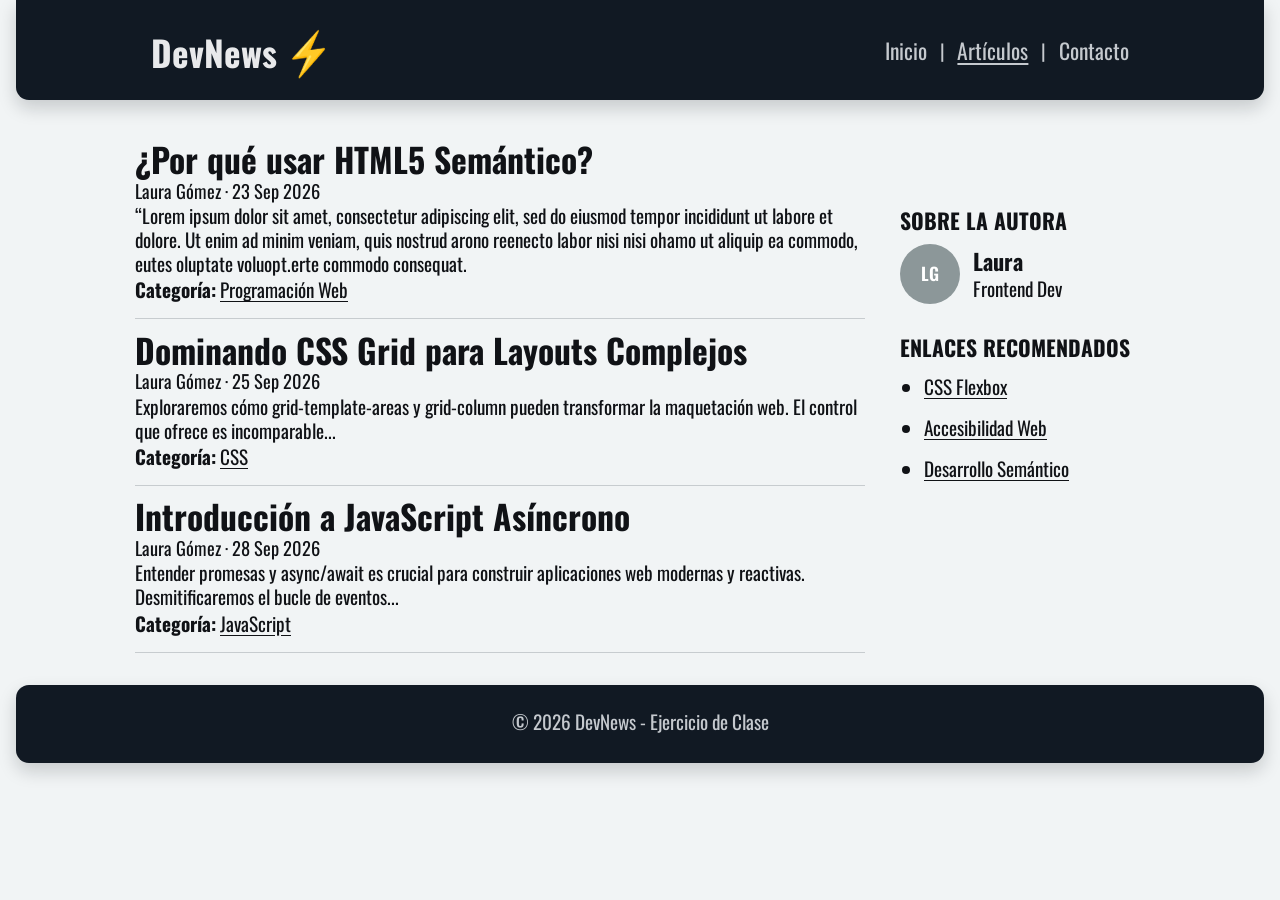
<file: DevNews/index.html>
<!DOCTYPE html>
<html lang="es">
<head>
    <!-- Configuración básica de la página y enlace con la hoja de estilos. -->
    <meta charset="UTF-8">
    <meta name="viewport" content="width=device-width, initial-scale=1.0">
    <meta name="description" content="DevNews, noticias y artículos sobre desarrollo web.">
    <title>DevNews | Artículos de desarrollo web</title>
    <link rel="stylesheet" href="styles.css">
</head>
<body>
    <!-- Cabecera: contiene la identidad del sitio y el menú principal. -->
    <header class="site-header">
        <a class="brand" href="index.html" aria-label="DevNews, página de inicio">
            <span>DevNews</span><span class="brand-mark" aria-hidden="true">⚡</span>
        </a>
        <!-- Navegación principal con enlaces a las zonas importantes de la página. -->
        <nav aria-label="Navegación principal">
            <a href="index.html">Inicio</a>
            <span aria-hidden="true">|</span>
            <a class="active" href="#articulos" aria-current="page">Artículos</a>
            <span aria-hidden="true">|</span>
            <a href="#contacto">Contacto</a>
        </nav>
    </header>

    <!-- Contenido principal: artículos a la izquierda y barra lateral a la derecha. -->
    <main>
        <!-- Lista de noticias o artículos publicados. -->
        <section class="articles" id="articulos" aria-labelledby="articles-title">
            <h1 id="articles-title" class="visually-hidden">Artículos de desarrollo web</h1>
            <!-- Primer artículo del sitio. -->
            <article>
                <h2>¿Por qué usar HTML5 Semántico?</h2>
                <p class="metadata">Laura Gómez · 23 Sep 2026</p>
                <p>“Lorem ipsum dolor sit amet, consectetur adipiscing elit, sed do eiusmod tempor incididunt ut labore et dolore. Ut enim ad minim veniam, quis nostrud arono reenecto labor nisi nisi ohamo ut aliquip ea commodo, eutes oluptate voluopt.erte commodo consequat.</p>
                <p class="category"><strong>Categoría:</strong> <a href="#programacion-web">Programación Web</a></p>
            </article>

            <!-- Segundo artículo del sitio. -->
            <article>
                <h2>Dominando CSS Grid para Layouts Complejos</h2>
                <p class="metadata">Laura Gómez · 25 Sep 2026</p>
                <p>Exploraremos cómo grid-template-areas y grid-column pueden transformar la maquetación web. El control que ofrece es incomparable...</p>
                <p class="category"><strong>Categoría:</strong> <a href="#css">CSS</a></p>
            </article>

            <!-- Tercer artículo del sitio. -->
            <article>
                <h2>Introducción a JavaScript Asíncrono</h2>
                <p class="metadata">Laura Gómez · 28 Sep 2026</p>
                <p>Entender promesas y async/await es crucial para construir aplicaciones web modernas y reactivas. Desmitificaremos el bucle de eventos...</p>
                <p class="category"><strong>Categoría:</strong> <a href="#javascript">JavaScript</a></p>
            </article>
        </section>

        <!-- Información complementaria que acompaña a los artículos. -->
        <aside>
            <!-- Presentación breve de la autora. -->
            <section class="author" aria-labelledby="author-title">
                <h2 id="author-title">Sobre la autora</h2>
                <p class="author-details">
                    <span class="author-avatar" aria-hidden="true">LG</span>
                    <span><strong>Laura</strong><br>Frontend Dev</span>
                </p>
            </section>
            <!-- Enlaces relacionados recomendados para el lector. -->
            <section class="recommended" aria-labelledby="recommended-title">
                <h2 id="recommended-title">Enlaces recomendados</h2>
                <ul>
                    <li><a href="#flexbox">CSS Flexbox</a></li>
                    <li><a href="#accesibilidad">Accesibilidad Web</a></li>
                    <li><a href="#semantico">Desarrollo Semántico</a></li>
                </ul>
            </section>
        </aside>
    </main>

    <!-- Pie de página con la información de copyright. -->
    <footer id="contacto">
        <p>© 2026 DevNews - Ejercicio de Clase</p>
    </footer>
</body>
</html>
</file>
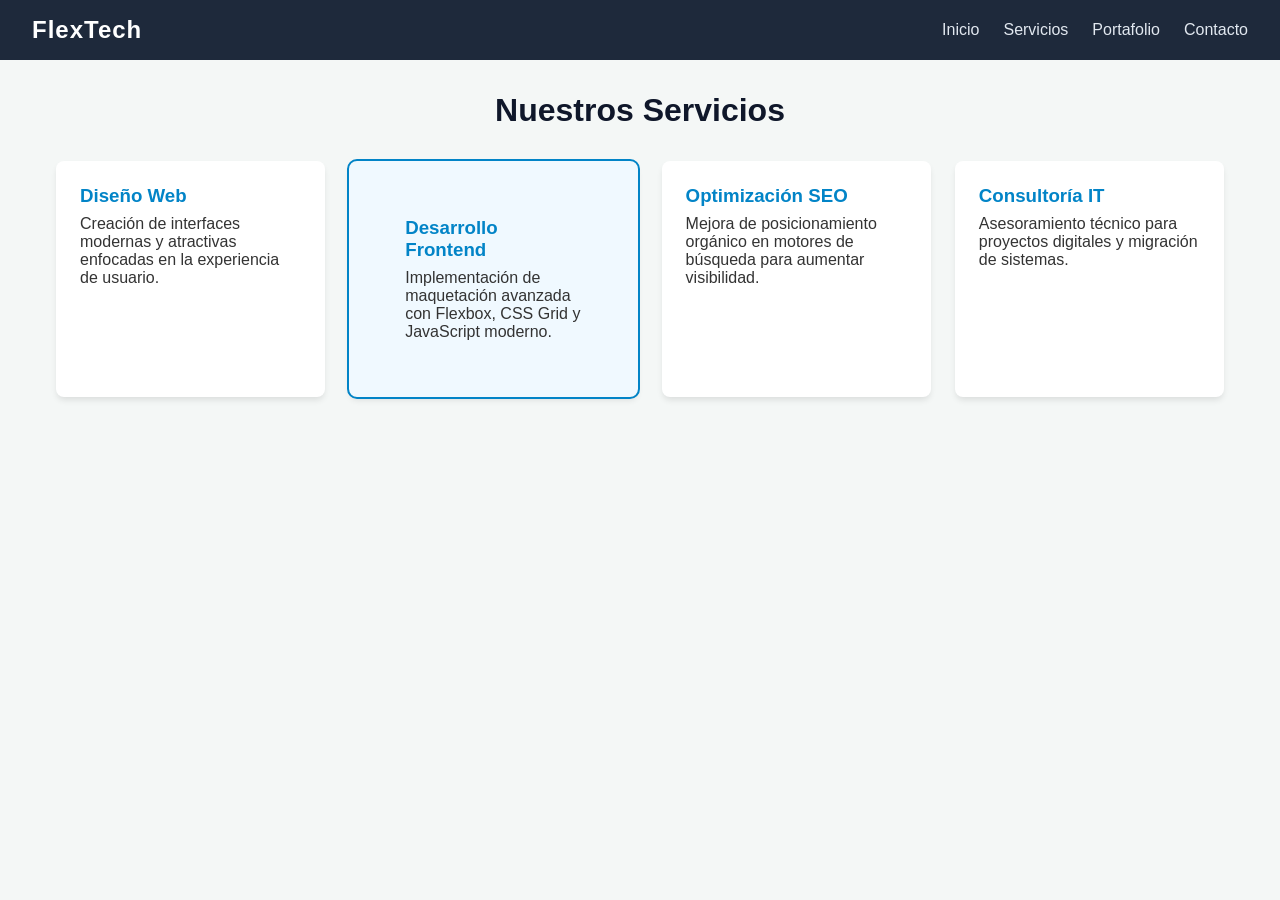
<file: Flexbox/index.html>
<!DOCTYPE html>
<html lang="es">
<head>
  <meta charset="UTF-8">
  <meta name="viewport" content="width=device-width, initial-scale=1.0">
  <title>Práctica Flexbox - Módulo Flexible</title>
  <link rel="stylesheet" href="styles.css">
</head>
<body>

  <!-- EJERCICIO 1: BARRA DE NAVEGACIÓN ADAPTABLE -->
  <header class="navbar">
    <div class="logo">FlexTech</div>
    <nav>
      <ul class="nav-links">
        <li><a href="#">Inicio</a></li>
        <li><a href="#">Servicios</a></li>
        <li><a href="#">Portafolio</a></li>
        <li><a href="#">Contacto</a></li>
      </ul>
    </nav>
  </header>

  <main class="content">
    <h1>Nuestros Servicios</h1>

    <!-- EJERCICIO 2: TARJETAS DE CONTENIDO (CARDS GRID) -->
    <section class="cards-container">
      
      <article class="card">
        <h3>Diseño Web</h3>
        <p>Creación de interfaces modernas y atractivas enfocadas en la experiencia de usuario.</p>
      </article>

      <!-- Tarjeta destacada usando flex-grow -->
      <article class="card card-featured">
        <h3>Desarrollo Frontend</h3>
        <p>Implementación de maquetación avanzada con Flexbox, CSS Grid y JavaScript moderno.</p>
      </article>

      <article class="card">
        <h3>Optimización SEO</h3>
        <p>Mejora de posicionamiento orgánico en motores de búsqueda para aumentar visibilidad.</p>
      </article>

      <article class="card">
        <h3>Consultoría IT</h3>
        <p>Asesoramiento técnico para proyectos digitales y migración de sistemas.</p>
      </article>

    </section>
  </main>

</body>
</html>
</file>
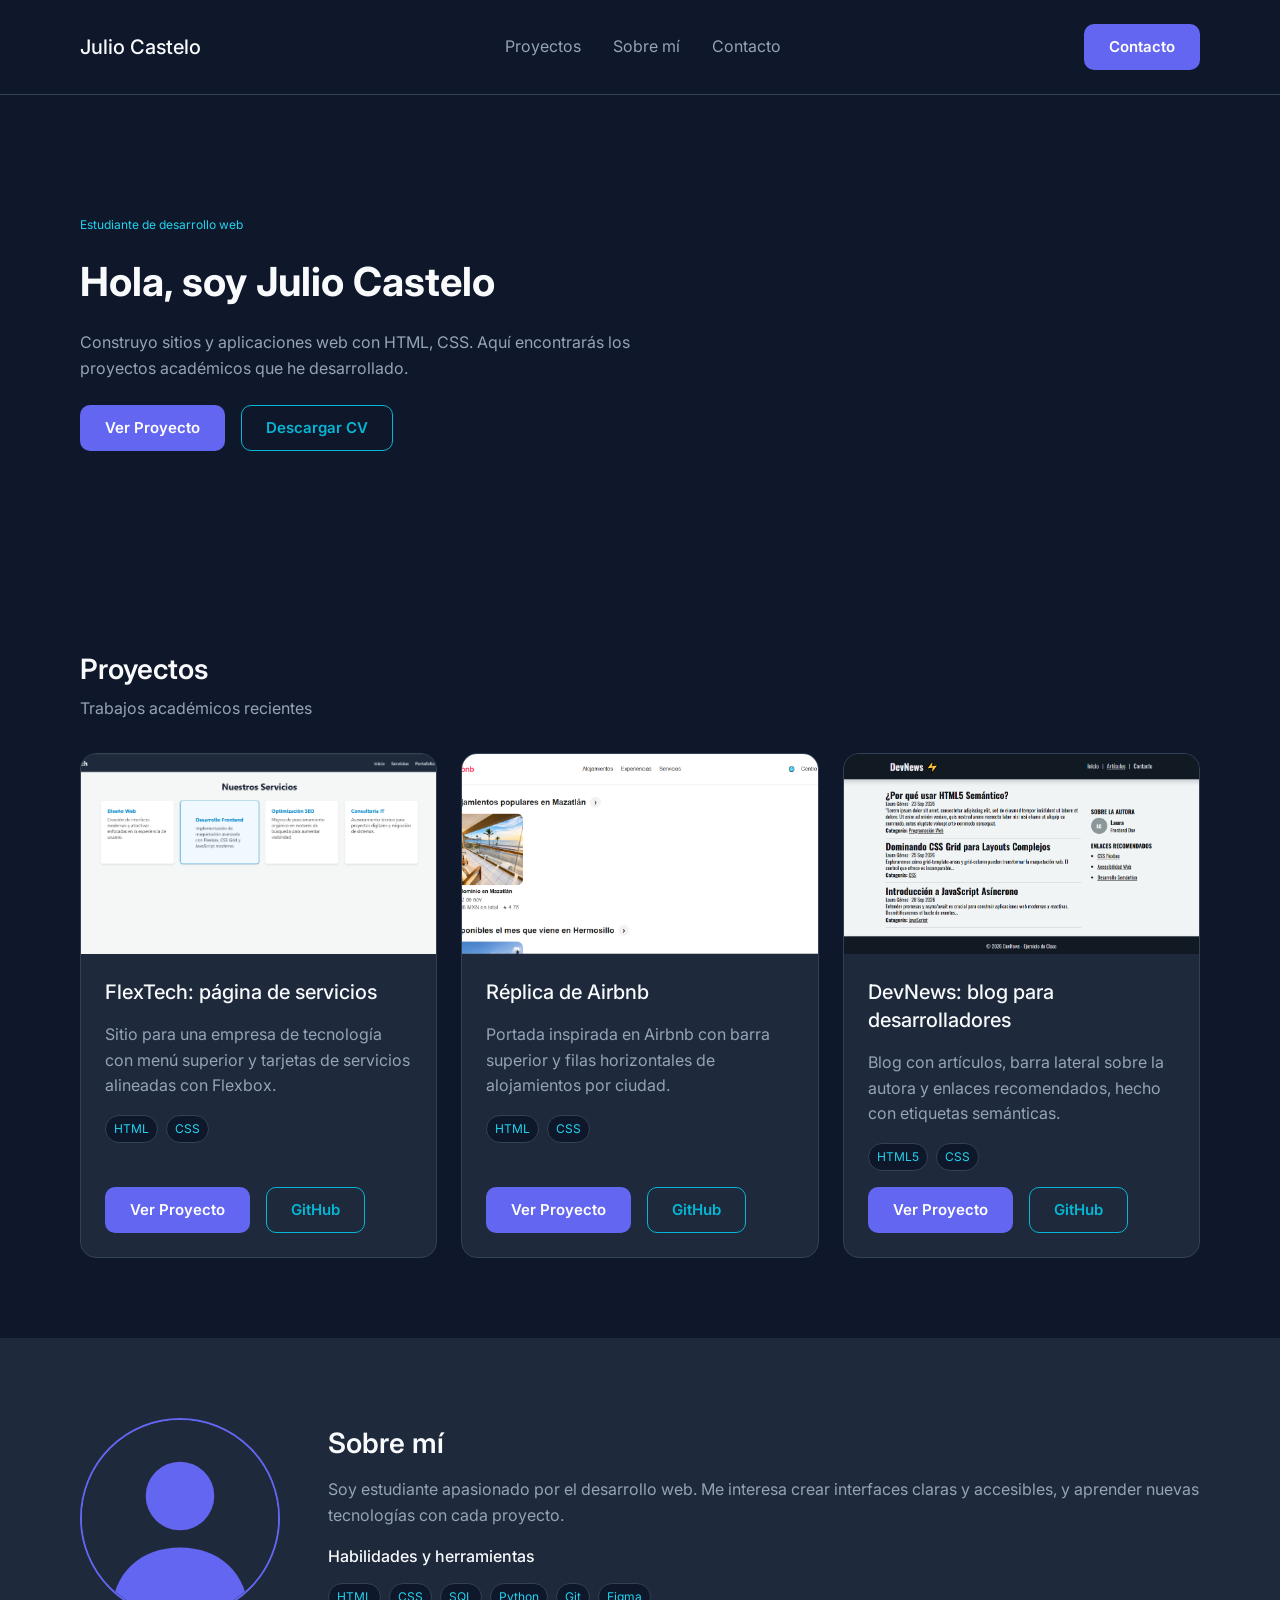
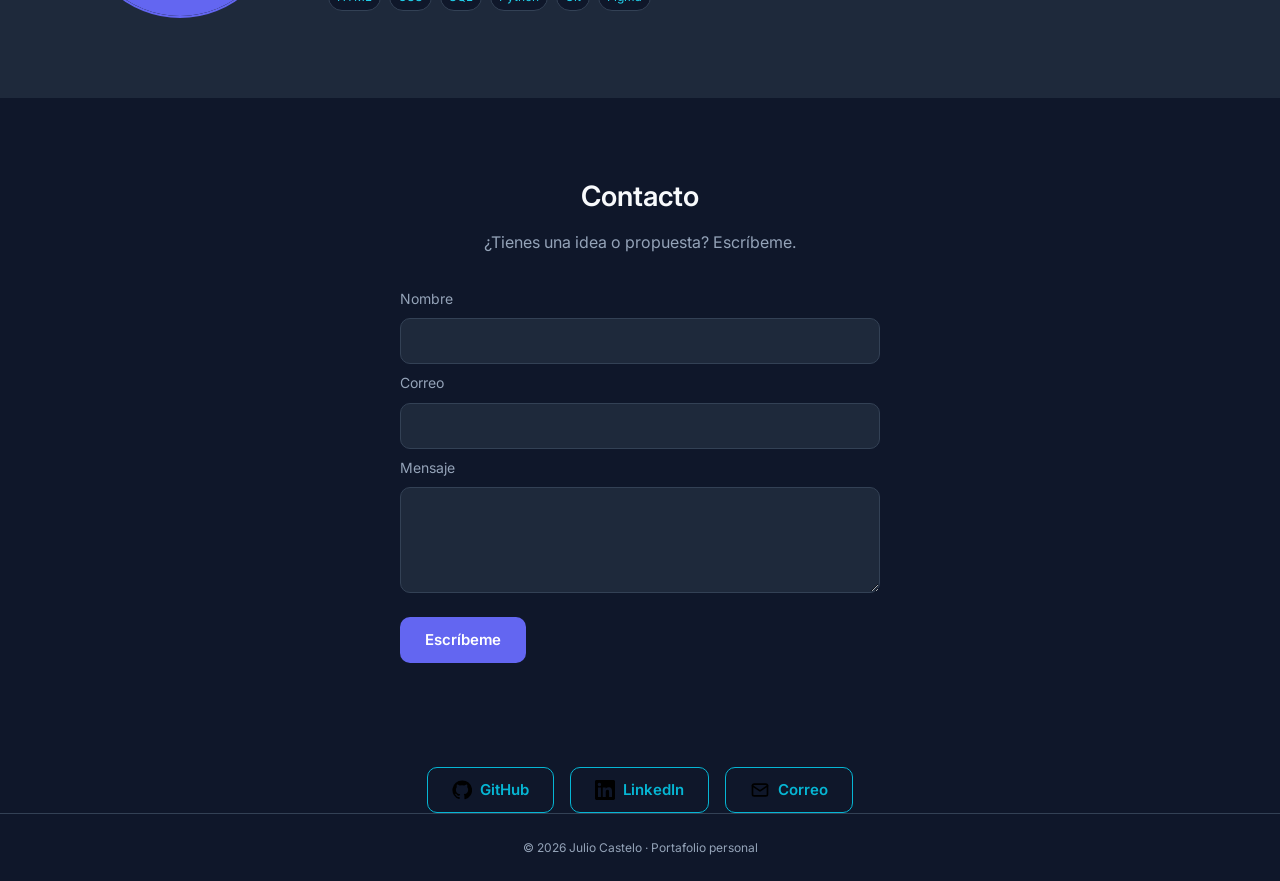
<file: portafolio-personal/index.html>
<!DOCTYPE html>
<html lang="es">
<head>
  <meta charset="UTF-8">
  <meta name="viewport" content="width=device-width, initial-scale=1.0">
  <meta name="description" content="Portafolio personal de Julio Castelo: proyectos académicos de desarrollo web.">
  <title>Julio Castelo | Portafolio personal</title>
  <link rel="preconnect" href="https://fonts.googleapis.com">
  <link rel="preconnect" href="https://fonts.gstatic.com" crossorigin>
  <link href="https://fonts.googleapis.com/css2?family=Inter:wght@400;500;600;700&display=swap" rel="stylesheet">
  <link rel="stylesheet" href="css/styles.css">
</head>
<body>
  <header class="site-header">
    <nav class="navbar container" aria-label="Navegación principal">
      <a class="logo" href="#inicio">Julio Castelo</a>
      <ul class="nav-links">
        <li><a href="#proyectos">Proyectos</a></li>
        <li><a href="#sobre-mi">Sobre mí</a></li>
        <li><a href="#contacto">Contacto</a></li>
      </ul>
      <a class="btn btn-primary" href="#contacto">Contacto</a>
    </nav>
  </header>

  <main>
    <section id="inicio" class="hero container" aria-labelledby="hero-title">
      <p class="caption accent">Estudiante de desarrollo web</p>
      <h1 id="hero-title">Hola, soy Julio Castelo</h1>
      <p class="hero-text">Construyo sitios y aplicaciones web con HTML, CSS. Aquí encontrarás los proyectos académicos que he desarrollado.</p>
      <div class="actions">
        <a class="btn btn-primary" href="#proyectos">Ver Proyecto</a>
        <a class="btn btn-secondary" href="assets/cv.pdf" download>Descargar CV</a>
      </div>
    </section>

    <section id="proyectos" class="section container" aria-labelledby="proyectos-title">
      <header class="section-head">
        <h2 id="proyectos-title">Proyectos</h2>
        <p class="muted">Trabajos académicos recientes</p>
      </header>
      <div class="projects-grid">
        <article class="card">
          <img src="assets/img/proyecto-flextech.png" alt="Captura de la página FlexTech con una barra de navegación oscura y cuatro tarjetas de servicios" width="1280" height="720">
          <div class="card-body">
            <h3>FlexTech: página de servicios</h3>
            <p class="muted">Sitio para una empresa de tecnología con menú superior y tarjetas de servicios alineadas con Flexbox.</p>
            <ul class="badges" aria-label="Tecnologías utilizadas"><li>HTML</li><li>CSS</li></ul>
            <div class="actions">
              <a class="btn btn-primary" href="#">Ver Proyecto</a>
              <a class="btn btn-secondary" href="https://github.com/YaelCastelo/Aplicaciones_Web2026.git" target="_blank" rel="noopener">GitHub</a>
            </div>
          </div>
        </article>
        <article class="card">
          <img src="assets/img/proyecto-airbnb.png" alt="Captura de la réplica de Airbnb con alojamientos populares en Mazatlán" width="1280" height="720">
          <div class="card-body">
            <h3>Réplica de Airbnb</h3>
            <p class="muted">Portada inspirada en Airbnb con barra superior y filas horizontales de alojamientos por ciudad.</p>
            <ul class="badges" aria-label="Tecnologías utilizadas"><li>HTML</li><li>CSS</li></ul>
            <div class="actions">
              <a class="btn btn-primary" href="#">Ver Proyecto</a>
              <a class="btn btn-secondary" href="https://github.com/YaelCastelo/Aplicaciones_Web2026.git" target="_blank" rel="noopener">GitHub</a>
            </div>
          </div>
        </article>
        <article class="card">
          <img src="assets/img/proyecto-devnews.png" alt="Captura del blog DevNews con lista de artículos y barra lateral de la autora" width="1280" height="720">
          <div class="card-body">
            <h3>DevNews: blog para desarrolladores</h3>
            <p class="muted">Blog con artículos, barra lateral sobre la autora y enlaces recomendados, hecho con etiquetas semánticas.</p>
            <ul class="badges" aria-label="Tecnologías utilizadas"><li>HTML5</li><li>CSS</li></ul>
            <div class="actions">
              <a class="btn btn-primary" href="#">Ver Proyecto</a>
              <a class="btn btn-secondary" href="https://github.com/YaelCastelo/Aplicaciones_Web2026.git" target="_blank" rel="noopener">GitHub</a>
            </div>
          </div>
        </article>
      </div>
    </section>

    <section id="sobre-mi" class="about" aria-labelledby="sobre-title">
      <div class="about-inner container">
        <img class="avatar" src="assets/img/perfil.svg" alt="Foto de perfil de Julio Castelo" width="200" height="200">
        <div>
          <h2 id="sobre-title">Sobre mí</h2>
          <p class="muted">Soy estudiante apasionado por el desarrollo web. Me interesa crear interfaces claras y accesibles, y aprender nuevas tecnologías con cada proyecto.</p>
          <h3 class="skills-title">Habilidades y herramientas</h3>
          <ul class="badges" aria-label="Habilidades"><li>HTML</li><li>CSS</li><li>SQL</li><li>Python</li><li>Git</li><li>Figma</li></ul>
        </div>
      </div>
    </section>

    <section id="contacto" class="section container contact" aria-labelledby="contacto-title">
      <h2 id="contacto-title">Contacto</h2>
      <p class="muted">¿Tienes una idea o propuesta? Escríbeme.</p>
      
      <form class="contact-form" id="contactForm" onsubmit="enviarAGmail(event)">
        <label for="nombre">Nombre</label>
        <input id="nombre" name="nombre" type="text" autocomplete="name" required>
        
        <label for="correo">Correo</label>
        <input id="correo" name="correo" type="email" autocomplete="email" required>
        
        <label for="mensaje">Mensaje</label>
        <textarea id="mensaje" name="mensaje" rows="4" required></textarea>
        
        <button class="btn btn-primary" type="submit">Escríbeme</button>
      </form>
    </section>

    <script>
    function enviarAGmail(event) {
      // Evita que el formulario recargue la página
      event.preventDefault();

      // Correo de destino
      const correoDestino = "julio.castelo270254@potros.itson.edu.mx";

      // Obtenemos lo que escribió el usuario en los campos
      const nombre = document.getElementById("nombre").value;
      const correo = document.getElementById("correo").value;
      const mensaje = document.getElementById("mensaje").value;

      // Formateamos el asunto y el mensaje
      const asunto = encodeURIComponent(`Nuevo mensaje de contacto de ${nombre}`);
      const cuerpo = encodeURIComponent(`Nombre: ${nombre}\nCorreo de contacto: ${correo}\n\nMensaje:\n${mensaje}`);

      // URL para redactar directamente en la interfaz web de Gmail
      const gmailUrl = `https://mail.google.com/mail/?view=cm&fs=1&to=${correoDestino}&su=${asunto}&body=${cuerpo}`;

      // Abre Gmail en una nueva pestaña
      window.open(gmailUrl, '_blank');
    }
    </script>
      <ul class="social">
        <li><a class="btn btn-secondary" href="https://github.com/YaelCastelo/Aplicaciones_Web2026.git" target="_blank" rel="noopener"><img src="assets/icons/github.svg" alt="" width="20" height="20">GitHub</a></li>
        <li><a class="btn btn-secondary" href="https://www.linkedin.com/" target="_blank" rel="noopener"><img src="assets/icons/linkedin.svg" alt="" width="20" height="20">LinkedIn</a></li>
        <li>
          <a class="btn btn-secondary" href="https://mail.google.com/mail/?view=cm&fs=1&to=julio.castelo270254@potros.itson.edu.mx" target="_blank" rel="noopener noreferrer">
            <img src="assets/icons/mail.svg" alt="" width="20" height="20"> Correo
          </a>
        </li>
      </ul>
    </section>
  </main>

  <footer class="site-footer">
    <p class="caption muted">© 2026 Julio Castelo · Portafolio personal</p>
  </footer>
</body>
</html>
</file>
<file: DevNews/styles.css>
@import url('https://fonts.googleapis.com/css2?family=Oswald:wght@400;500;600;700&display=swap');

/* Colores reutilizables de toda la página. */
:root {
	--ink: #101216;
	--paper: #f1f4f5;
	--navy: #111923;
	--muted: #c5c9ce;
	--line: #c7cccf;
	--accent: #f6bc4c;
}

/* Hace que el tamaño final de los elementos incluya padding y borde. */
* {
	box-sizing: border-box;
}

/* Desplazamiento suave al navegar mediante enlaces internos. */
html {
	scroll-behavior: smooth;
}

/* Estilos generales del documento. */
body {
	min-height: 100vh;
	margin: 0;
	background: var(--paper);
	color: var(--ink);
	font-family: 'Oswald', sans-serif;
	font-size: 1.2rem;
}

/* Apariencia compartida por la cabecera y el pie de página. */
.site-header,
footer {
	width: calc(100% - 2rem);
	margin: 0 auto;
	background: var(--navy);
	color: var(--muted);
	box-shadow: 0 8px 18px rgb(10 15 20 / 18%);
}

/* Distribuye la marca y el menú horizontalmente. */
.site-header {
	min-height: 100px;
	padding: 1.25rem max(2rem, calc((100% - 1010px) / 2));
	border-radius: 0 0 13px 13px;
	display: flex;
	align-items: center;
	justify-content: space-between;
	gap: 2rem;
}

/* Nombre y logotipo textual de DevNews. */
.brand {
	color: #e8e9eb;
	font-size: 2.2rem;
	font-weight: 700;
	text-decoration: none;
}

/* Rayo decorativo situado junto al nombre del sitio. */
.brand-mark {
	display: inline-block;
	margin-left: .4rem;
	color: var(--accent);
	font-size: 2.5rem;
	transform: rotate(-8deg);
}

/* Menú de navegación construido con Flexbox. */
nav {
	display: flex;
	align-items: center;
	gap: .8rem;
}

/* Estilo base de todos los enlaces. */
a {
	color: inherit;
	text-underline-offset: .15em;
}

/* Enlaces específicos del menú principal. */
nav a {
	color: var(--muted);
	font-size: 1.35rem;
	text-decoration: none;
}

/* Subraya el enlace activo o aquel sobre el que está el cursor. */
nav a:hover,
nav a.active {
	text-decoration: underline;
}

/* Organiza el contenido principal en dos columnas con Flexbox. */
main {
	width: min(1010px, calc(100% - 4rem));
	margin: 2.5rem auto 2rem;
	display: flex;
	align-items: flex-start;
	gap: 2.2rem;
}

/* La columna de artículos ocupa el espacio disponible. */
.articles {
	flex: 1 1 0;
	min-width: 0;
}

/* Cada noticia tiene una línea inferior para separarla de la siguiente. */
article {
	padding: 0 0 1rem;
	border-bottom: 1px solid var(--line);
}

/* Añade separación superior a partir del segundo artículo. */
article + article {
	padding-top: .7rem;
}

/* Reinicia el margen superior de los títulos y párrafos. */
h1,
h2,
p {
	margin-top: 0;
}

/* Título de cada noticia. */
article h2 {
	margin-bottom: 0;
	font-size: clamp(1.65rem, 3vw, 2.1rem);
	line-height: 1.15;
}

/* Texto descriptivo de cada noticia. */
article p {
	margin-bottom: .15rem;
	line-height: 1.25;
}

/* Texto que identifica autora y fecha. */
.metadata {
	font-size: 1.15rem;
}

/* Evita espacio adicional después de la categoría. */
.category {
	margin-bottom: 0;
}

/* Columna secundaria con información de la autora y enlaces. */
aside {
	flex: 0 1 245px;
	padding-top: 4.3rem;
}

/* Títulos de las secciones de la barra lateral. */
aside h2 {
	margin-bottom: .8rem;
	font-size: 1.35rem;
	line-height: 1.05;
	text-transform: uppercase;
}

/* Alinea la imagen/insignia y los datos de la autora. */
.author-details {
	display: flex;
	align-items: center;
	gap: .8rem;
	margin-bottom: 2rem;
	line-height: 1.35;
}

/* Destaca el nombre de la autora. */
.author-details strong {
	font-size: 1.4rem;
}

/* Avatar circular representado con las iniciales de la autora. */
.author-avatar {
	width: 60px;
	height: 60px;
	display: grid;
	place-items: center;
	flex: 0 0 60px;
	border-radius: 50%;
	background: #8c9799;
	color: #fff;
	font-size: 1.1rem;
	font-weight: 600;
}

/* Espaciado y sangría de la lista de enlaces recomendados. */
.recommended ul {
	margin: 0;
	padding-left: 1.5rem;
}

/* Separa verticalmente los elementos de la lista. */
.recommended li {
	margin-bottom: .75rem;
}

/* Pie de página con fondo oscuro, bordes redondeados y texto centrado. */
footer {
	min-height: 78px;
	padding: 1.4rem;
	border-radius: 13px;
	text-align: center;
}

/* El párrafo del pie no necesita margen adicional. */
footer p {
	margin: 0;
}

/* Oculta visualmente el título principal, pero lo conserva para lectores de pantalla. */
.visually-hidden {
	position: absolute;
	width: 1px;
	height: 1px;
	padding: 0;
	margin: -1px;
	overflow: hidden;
	clip: rect(0, 0, 0, 0);
	white-space: nowrap;
	border: 0;
}

/* Adaptaciones para pantallas pequeñas, como teléfonos. */
@media (max-width: 700px) {
	/* La cabecera pasa a ocupar varias filas. */
	.site-header {
		padding: 1rem 1.25rem;
		align-items: flex-start;
		flex-direction: column;
	}

	/* Reduce el tamaño de la marca en móviles. */
	.brand {
		font-size: 1.9rem;
	}

	/* El menú ocupa todo el ancho disponible. */
	nav {
		width: 100%;
		justify-content: space-between;
		gap: .45rem;
	}

	/* Reduce el tamaño de los enlaces del menú. */
	nav a {
		font-size: 1.1rem;
	}

	/* Las dos columnas se apilan verticalmente. */
	main {
		width: calc(100% - 2.5rem);
		margin-top: 1.7rem;
		flex-direction: column;
	}

	/* La barra lateral ocupa todo el ancho. */
	aside {
		width: 100%;
		padding-top: 0;
	}

	/* Ajusta el ancho y el texto del pie en móviles. */
	footer {
		width: calc(100% - 1.5rem);
		font-size: 1rem;
	}
}
</file>
<file: Flexbox/styles.css>
/* RESET BÁSICO Y ESTILOS GENERALES */
* {
  box-sizing: border-box;
  margin: 0;
  padding: 0;
}

body {
  font-family: 'Segoe UI', Tahoma, Geneva, Verdana, sans-serif;
  background-color: #f4f7f6;
  color: #333;
}

/* ===================================================
   EJERCICIO 1: BARRA DE NAVEGACIÓN (NAVBAR)
   =================================================== */
.navbar {
  /* Propiedades del Contenedor Flex */
  display: flex;
  justify-content: space-between; /* Logo a la izquierda, nav a la derecha */
  align-items: center;          /* Alineación vertical centrada */
  
  background-color: #1e293b;
  padding: 1rem 2rem;
  color: #ffffff;
}

.logo {
  font-size: 1.5rem;
  font-weight: bold;
  letter-spacing: 1px;
}

.nav-links {
  /* La lista también se convierte en contenedor flex horizontal */
  display: flex;
  list-style: none;
  gap: 1.5rem;                  /* Espaciado entre elementos */
}

.nav-links a {
  color: #e2e8f0;
  text-decoration: none;
  font-weight: 500;
  transition: color 0.3s ease;
}

.nav-links a:hover {
  color: #38bdf8;
}

/* ===================================================
   EJERCICIO 2: TARJETAS DE CONTENIDO (CARDS GRID)
   =================================================== */
.content {
  max-width: 1200px;
  margin: 2rem auto;
  padding: 0 1rem;
}

.content h1 {
  text-align: center;
  margin-bottom: 2rem;
  color: #0f172a;
}

.cards-container {
  /* Propiedades del Contenedor Flex */
  display: flex;
  flex-direction: row;          /* Organiza en filas por defecto */
  flex-wrap: wrap;              /* Permite que bajen de línea en pantallas pequeñas */
  gap: 1.5rem;                  /* Separa las tarjetas uniformemente */
  justify-content: center;
}

/* Propiedades Generales de los Ítems Flex (Tarjetas) */
.card {
  background-color: #ffffff;
  border-radius: 8px;
  padding: 1.5rem;
  box-shadow: 0 4px 6px -1px rgba(0, 0, 0, 0.1);
  
  /* Flex shorthand: flex-grow: 1, flex-shrink: 1, flex-basis: 250px */
  flex: 1 1 250px;
  
  display: flex;
  flex-direction: column;
  gap: 0.5rem;
}

.card h3 {
  color: #0284c7;
}

/* Propiedad específica de Ítem Flex para destacar la tarjeta */
.card-featured {
  /* flex-grow: 2 permite que esta tarjeta tome el doble de espacio sobrante */
  flex-grow: 2;
  border: 2rem solid transparent;
  outline: 2px solid #0284c7;
  background-color: #f0f9ff;
}
</file>
<file: portafolio-personal/css/styles.css>
/* ===== Variables (tokens de la Hoja de Assets en Figma) ===== */
:root {
  --primary-color: #6366f1;
  --primary-hover: #4f46e5;
  --primary-active: #4338ca;
  --secondary-color: #06b6d4;
  --accent-color: #22d3ee;
  --bg-color: #0f172a;
  --bg-card: #1e293b;
  --border-color: #334155;
  --text-color: #f8fafc;
  --text-secondary: #94a3b8;
  --text-on-primary: #ffffff;

  --font-main: 'Inter', system-ui, -apple-system, 'Segoe UI', sans-serif;

  --space-xs: 4px;  --space-sm: 8px;  --space-md: 16px; --space-lg: 24px;
  --space-xl: 32px; --space-2xl: 48px; --space-3xl: 80px;
  --radius-sm: 6px; --radius-md: 10px; --radius-lg: 16px; --radius-full: 999px;

  --transition: 0.2s ease;
}

/* ===== Reset ===== */
*, *::before, *::after { box-sizing: border-box; margin: 0; padding: 0; }
html { scroll-behavior: smooth; scroll-padding-top: 80px; }
body { font-family: var(--font-main); background: var(--bg-color); color: var(--text-color); font-size: 16px; line-height: 1.6; }
img { display: block; max-width: 100%; height: auto; }
ul { list-style: none; }
a { color: inherit; text-decoration: none; }

/* ===== Tipografía (text styles) ===== */
h1 { font-size: 40px; font-weight: 700; line-height: 1.2; }
h2 { font-size: 28px; font-weight: 600; line-height: 1.3; }
h3 { font-size: 20px; font-weight: 500; line-height: 1.4; }
.muted { color: var(--text-secondary); }
.caption { font-size: 12px; }
.accent { color: var(--accent-color); }

/* ===== Layout base ===== */
.container { width: 100%; max-width: 1280px; margin-inline: auto; padding-inline: var(--space-3xl); }
.section { padding-block: var(--space-3xl); }
.section-head { display: flex; flex-direction: column; gap: var(--space-sm); margin-bottom: var(--space-xl); }

/* ===== Botones ===== */
.btn {
  display: inline-flex; align-items: center; justify-content: center; gap: var(--space-sm);
  padding: 12px var(--space-lg); border-radius: var(--radius-md);
  font: 600 15px/20px var(--font-main); cursor: pointer; border: 1.5px solid transparent;
  transition: background-color var(--transition), border-color var(--transition), color var(--transition);
}
.btn-primary { background: var(--primary-color); color: var(--text-on-primary); }
.btn-primary:hover { background: var(--primary-hover); }
.btn-primary:active { background: var(--primary-active); }
.btn-secondary { background: transparent; color: var(--secondary-color); border-color: var(--secondary-color); }
.btn-secondary:hover { background: var(--bg-card); color: var(--accent-color); border-color: var(--accent-color); }
.btn-secondary:active { background: var(--border-color); color: var(--text-color); border-color: var(--secondary-color); }
a:focus-visible, .btn:focus-visible, input:focus-visible, textarea:focus-visible { outline: 2px solid var(--accent-color); outline-offset: 3px; }
.btn img { filter: none; }
.actions { display: flex; flex-wrap: wrap; gap: var(--space-md); }

/* ===== Header / Navbar (Flexbox) ===== */
.site-header { position: sticky; top: 0; z-index: 10; background: var(--bg-color); border-bottom: 1px solid var(--border-color); }
.navbar { display: flex; align-items: center; justify-content: space-between; gap: var(--space-lg); padding-block: var(--space-lg); }
.logo { font-size: 20px; font-weight: 500; }
.nav-links { display: flex; gap: var(--space-xl); }
.nav-links a { color: var(--text-secondary); transition: color var(--transition); }
.nav-links a:hover { color: var(--accent-color); }
.nav-links a:active { color: var(--secondary-color); }

/* ===== Hero ===== */
.hero { display: flex; flex-direction: column; align-items: flex-start; gap: var(--space-lg); padding-block: 120px; }
.hero-text { max-width: 560px; color: var(--text-secondary); }

/* ===== Galería de proyectos (CSS Grid) ===== */
.projects-grid { display: grid; grid-template-columns: repeat(auto-fit, minmax(300px, 1fr)); gap: var(--space-lg); }
.card { display: flex; flex-direction: column; background: var(--bg-card); border: 1px solid var(--border-color); border-radius: var(--radius-lg); overflow: hidden; transition: border-color var(--transition), transform var(--transition); }
.card:hover, .card:focus-within { border: 1px solid var(--primary-color); box-shadow: 0 0 0 1px var(--primary-color); }
.card img { width: 100%; aspect-ratio: 16 / 9; object-fit: cover; object-position: top; }
.card-body { display: flex; flex-direction: column; flex: 1; gap: var(--space-md); padding: var(--space-lg); }
.card-body .actions { margin-top: auto; }

/* ===== Badges ===== */
.badges { display: flex; flex-wrap: wrap; gap: var(--space-sm); }
.badges li { padding: 4px var(--space-sm); font-size: 12px; line-height: 1.5; color: var(--accent-color); background: var(--bg-color); border: 1px solid var(--border-color); border-radius: var(--radius-full); }

/* ===== Sobre mí ===== */
.about { background: var(--bg-card); padding-block: var(--space-3xl); }
.about-inner { display: flex; align-items: center; gap: var(--space-2xl); }
.about-inner > div { display: flex; flex-direction: column; gap: var(--space-md); }
.avatar { flex: none; width: 200px; height: 200px; object-fit: cover; border-radius: 50%; border: 2px solid var(--primary-color); }
.skills-title { font-size: 16px; color: var(--text-color); }

/* ===== Contacto ===== */
.contact { display: flex; flex-direction: column; align-items: center; text-align: center; gap: var(--space-md); }
.contact-form { display: flex; flex-direction: column; gap: var(--space-sm); width: 100%; max-width: 480px; margin-top: var(--space-md); text-align: left; }
.contact-form label { font-size: 14px; color: var(--text-secondary); }
.contact-form input, .contact-form textarea { width: 100%; padding: 12px var(--space-md); font: 400 16px var(--font-main); color: var(--text-color); background: var(--bg-card); border: 1px solid var(--border-color); border-radius: var(--radius-md); transition: border-color var(--transition); }
.contact-form input:hover, .contact-form textarea:hover { border-color: var(--secondary-color); }
.contact-form .btn { margin-top: var(--space-md); align-self: flex-start; }
.social { display: flex; flex-wrap: wrap; justify-content: center; gap: var(--space-md); margin-top: var(--space-lg); }

/* ===== Footer ===== */
.site-footer { padding: var(--space-lg); text-align: center; border-top: 1px solid var(--border-color); }

/* ===== Responsive ===== */
@media (max-width: 768px) {
  .container { padding-inline: var(--space-lg); }
  .nav-links { display: none; }
  .hero { padding-block: var(--space-3xl); }
  .about-inner { flex-direction: column; text-align: center; }
  .about-inner .badges { justify-content: center; }
}
@media (prefers-reduced-motion: reduce) { * { transition: none !important; scroll-behavior: auto !important; } }
</file>
